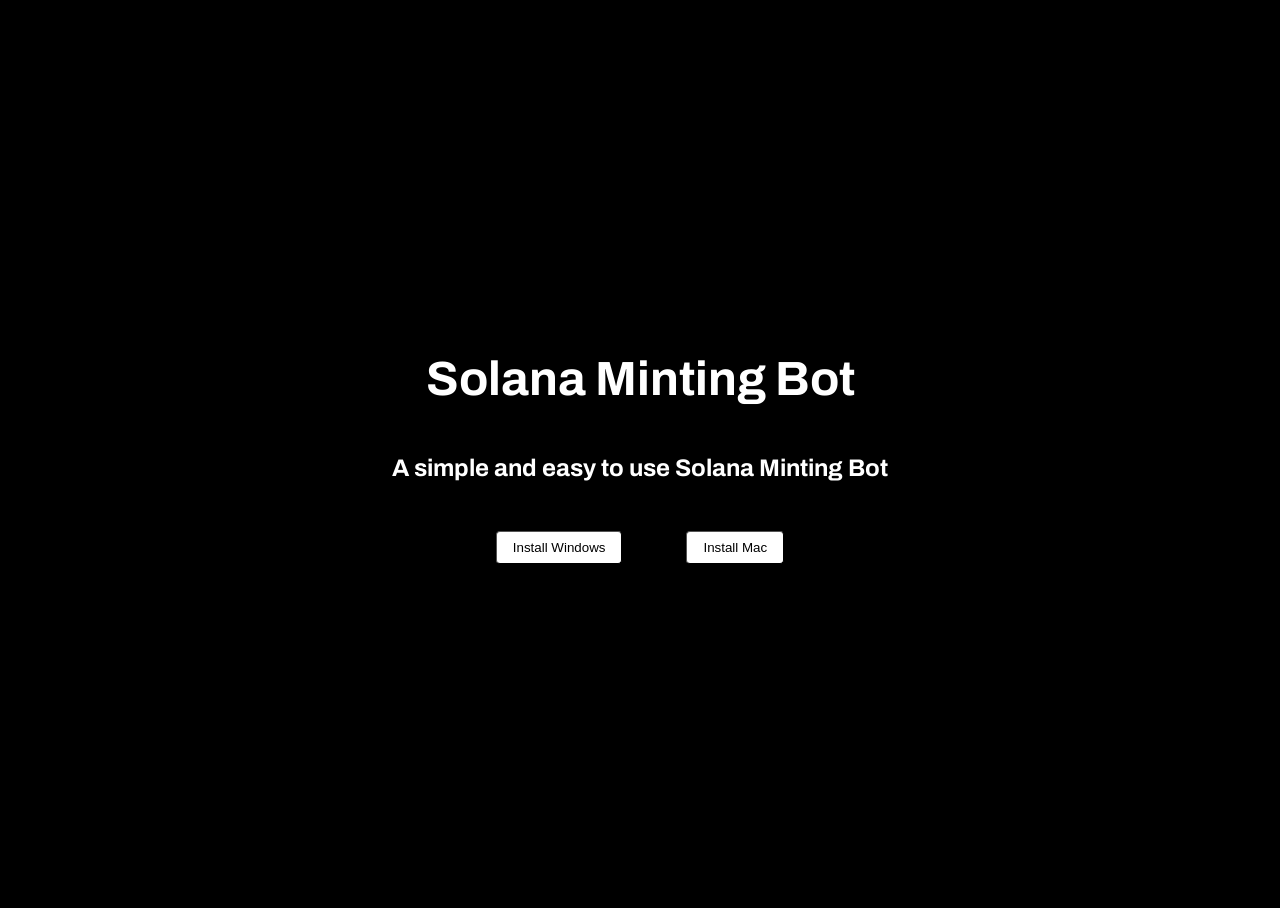
<file: index.html>
<!DOCTYPE html>
<html lang="en">
    <head>
        <meta charset="UTF-8" />
        <meta http-equiv="X-UA-Compatible" content="IE=edge" />
        <meta name="viewport" content="width=device-width, initial-scale=1.0" />
        <title>Solana Minting Bot</title>
        <link href="index.css" rel="stylesheet" />
        <link href="style.css" rel="stylesheet" />
        <link
            rel="stylesheet"
            href="https://fonts.googleapis.com/css2?family=Archivo:wght@100;200;300;400;500;600;700;800&display=swap"
            data-tag="font"
        />
        <link
            rel="stylesheet"
            href="https://fonts.googleapis.com/css2?family=Inter:wght@100;200;300;400;500;600;700;800;900&display=swap"
            data-tag="font"
        />
        <link
            rel="stylesheet"
            href="https://fonts.googleapis.com/css2?family=Archivo:ital,wght@0,100;0,200;0,300;0,400;0,500;0,600;0,700;0,800;1,100;1,200;1,300;1,400;1,500;1,600;1,700;1,800&display=swap"
            data-tag="font"
        />
    </head>
    <body>
        <div class="github-container">
            <div class="github-container1">
                <h1 class="github-text heading1">Solana Minting Bot</h1>
                <h1 class="github-heading heading3">
                    <span>A simple and easy to use Solana Minting Bot</span>
                </h1>
                <div class="github-container2">
                    <button id="windows" class="github-button button">
                        <span>
                            <span>Install Windows</span>
                            <span></span>
                        </span>
                    </button>
                    <button id="mac" class="github-button1 button">
                        <span>
                            <span>Install Mac</span>
                            <span></span>
                        </span>
                    </button>
                </div>
            </div>
        </div>
        <script>
            document
                .getElementById("windows")
                .addEventListener("click", function () {
                    window.location.href = "windows.html";
                });
            document
                .getElementById("mac")
                .addEventListener("click", function () {
                    window.location.href = "mac.html";
                });
        </script>
    </body>
</html>
</file>
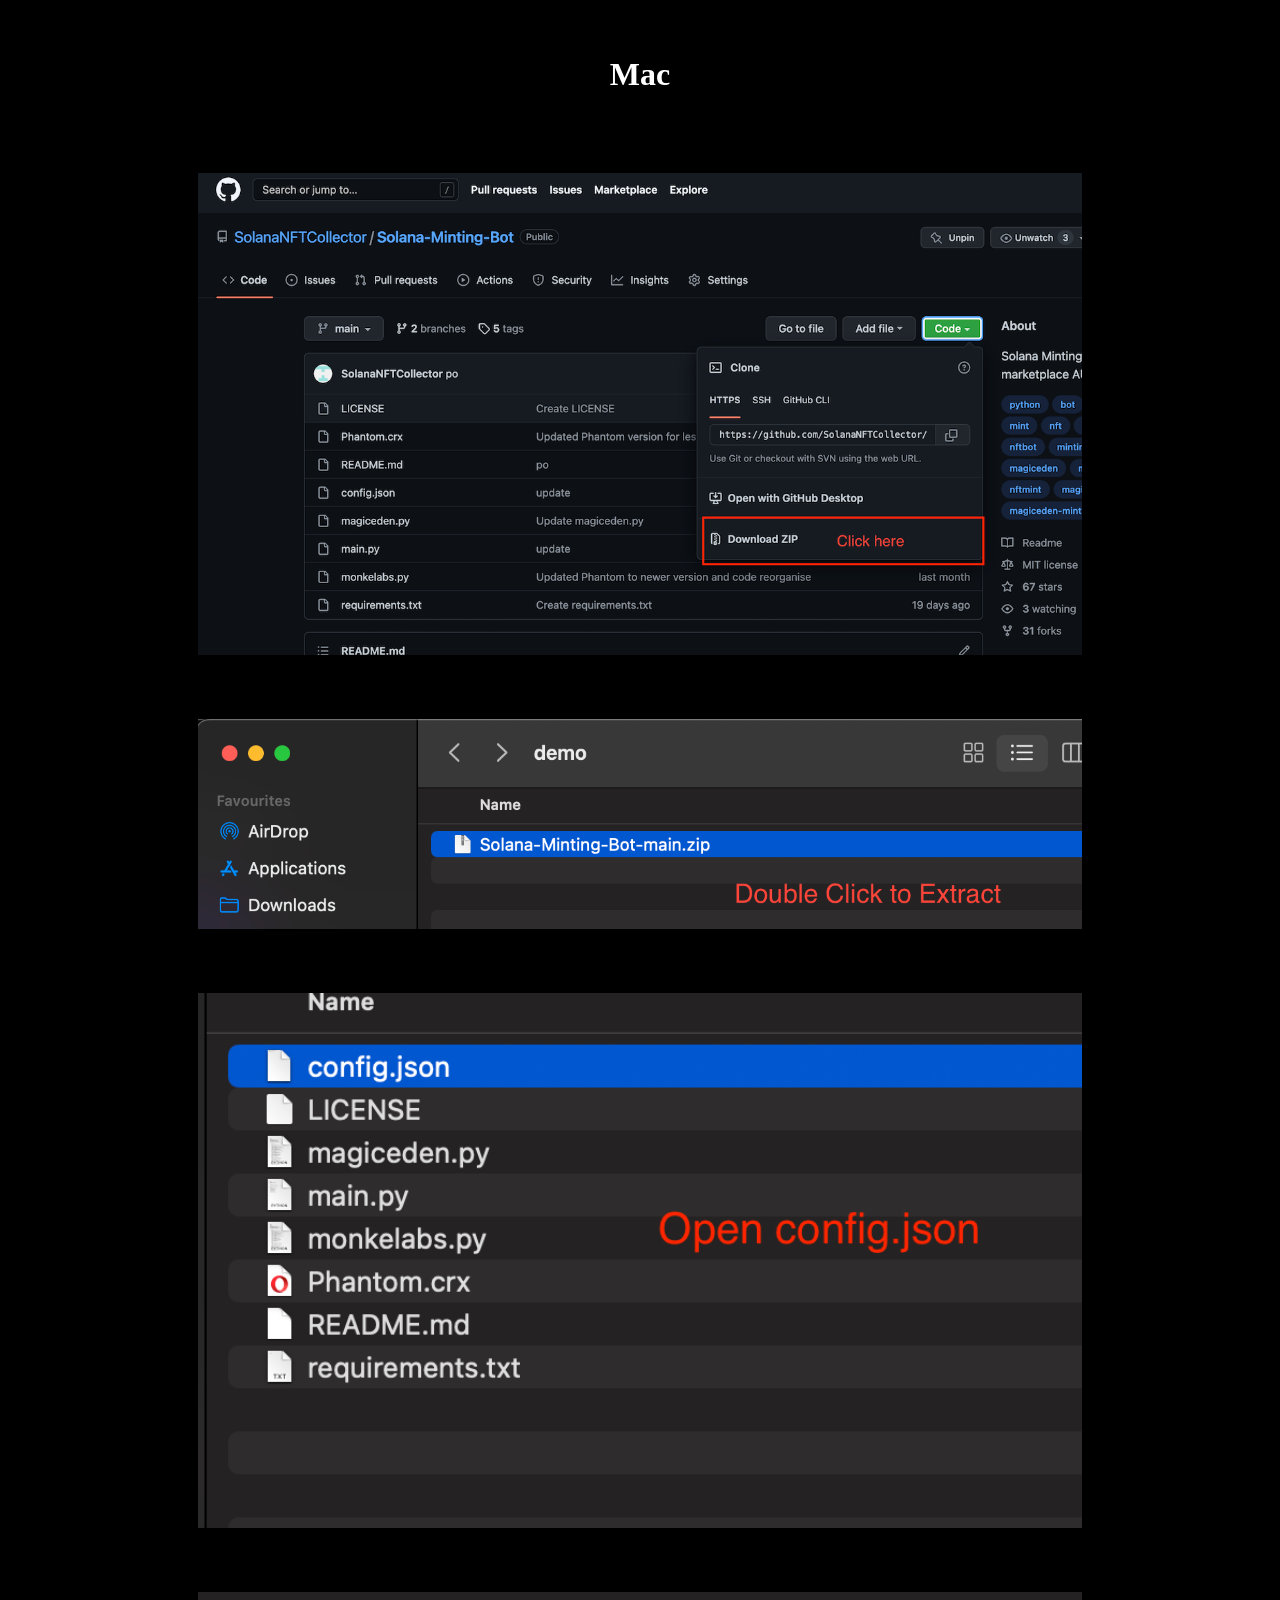
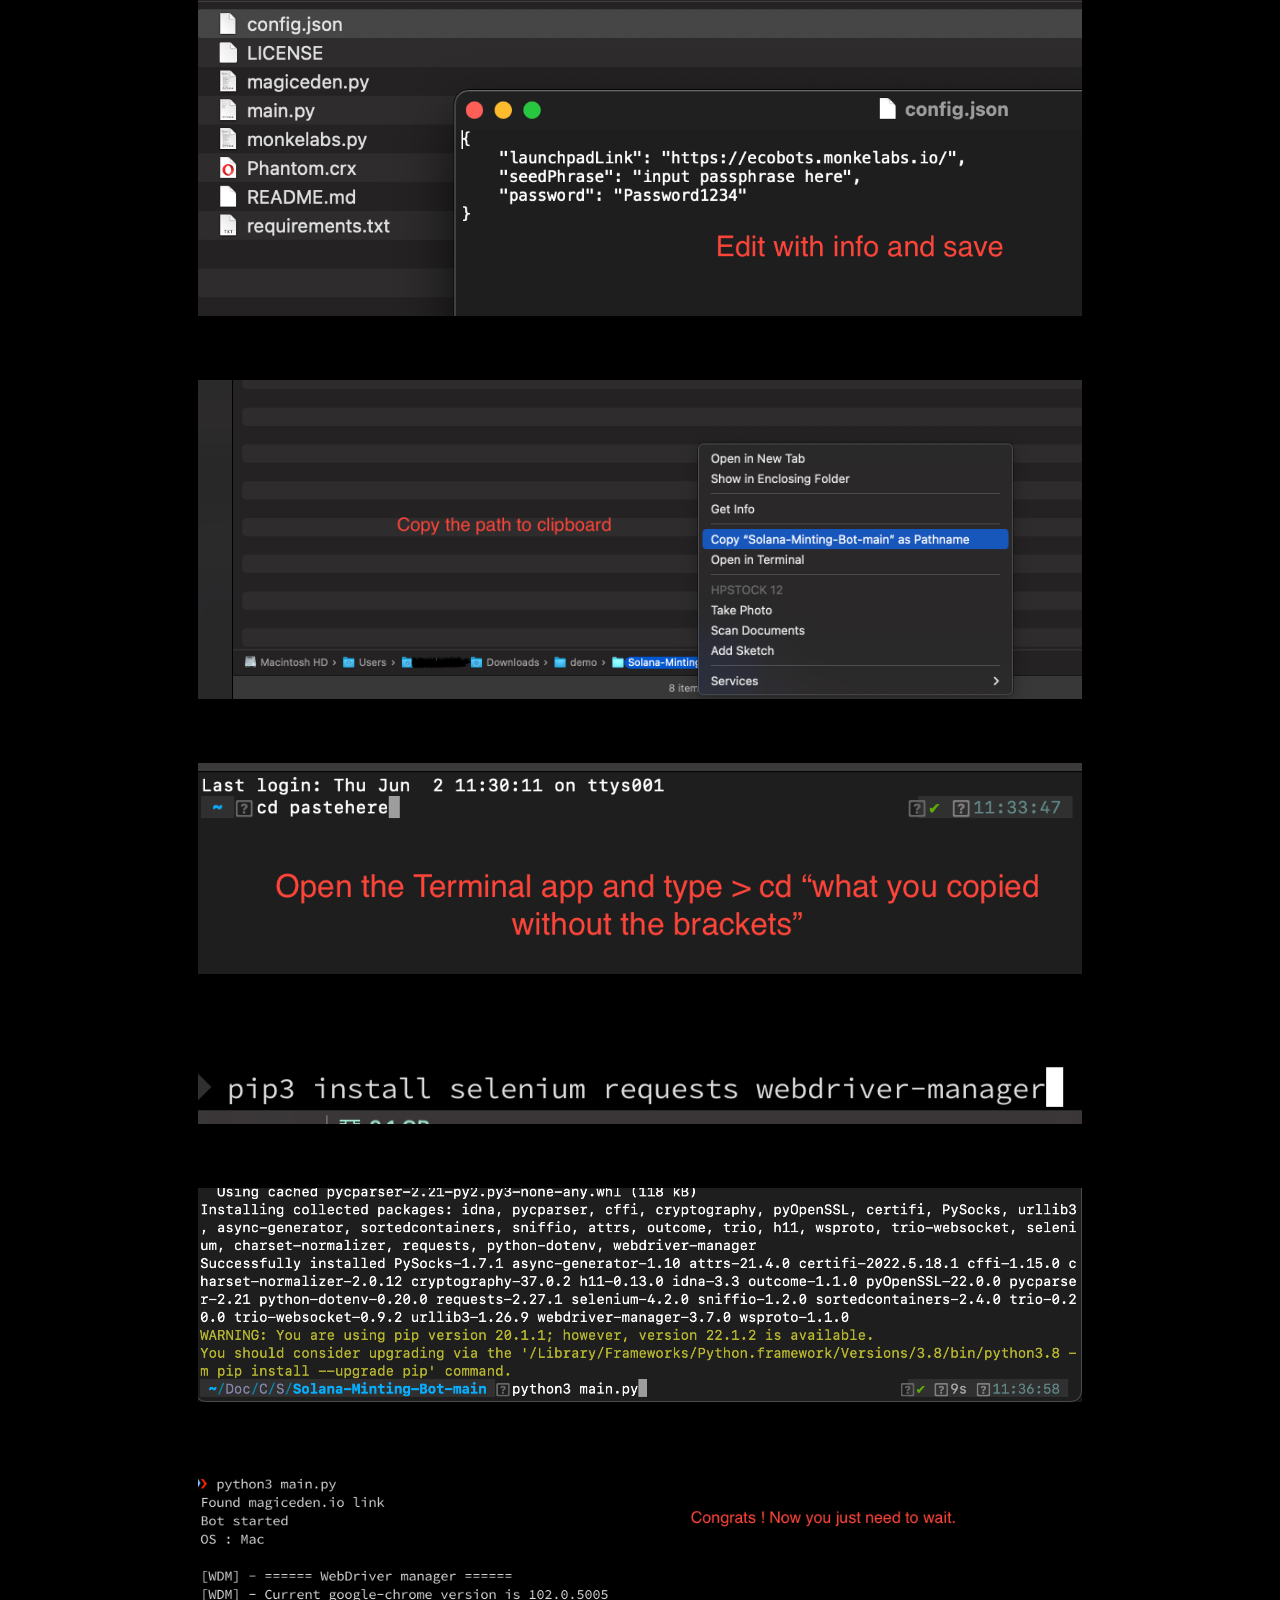
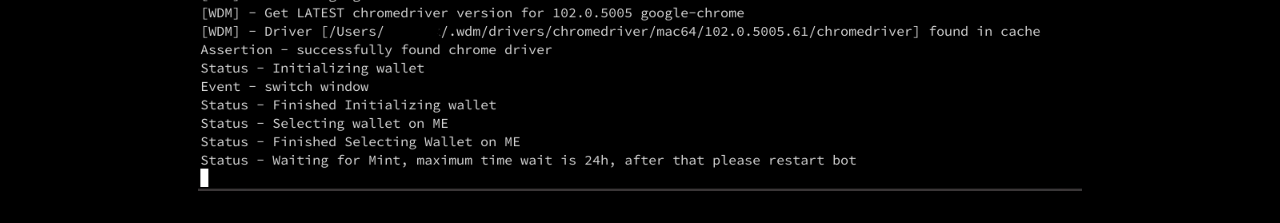
<file: mac.html>
<!DOCTYPE html>
<html lang="en">
    <head>
        <meta charset="UTF-8" />
        <meta http-equiv="X-UA-Compatible" content="IE=edge" />
        <meta name="viewport" content="width=device-width, initial-scale=1.0" />
        <title>MAC INSTALL</title>
        <link href="img.css" rel="stylesheet" />
        <link href="style.css" rel="stylesheet" />
        <link
            rel="stylesheet"
            href="https://fonts.googleapis.com/css2?family=Archivo:wght@100;200;300;400;500;600;700;800&display=swap"
            data-tag="font"
        />
        <link
            rel="stylesheet"
            href="https://fonts.googleapis.com/css2?family=Inter:wght@100;200;300;400;500;600;700;800;900&display=swap"
            data-tag="font"
        />
        <link
            rel="stylesheet"
            href="https://fonts.googleapis.com/css2?family=Archivo:ital,wght@0,100;0,200;0,300;0,400;0,500;0,600;0,700;0,800;1,100;1,200;1,300;1,400;1,500;1,600;1,700;1,800&display=swap"
            data-tag="font"
        />
    </head>
    <body>
        <div class="img-container">
            <h1 class="img-text">Mac</h1>
            <div class="img-container1">
                <img src="mac/1.png" alt="image" class="img-image" />
                <img src="mac/2.png" alt="image" class="img-image" />
                <img src="mac/3.png" alt="image" class="img-image" />
                <img src="mac/4.png" alt="image" class="img-image" />
                <img src="mac/5.png" alt="image" class="img-image" />
                <img src="mac/6.png" alt="image" class="img-image" />
                <img src="mac/7.png" alt="image" class="img-image" />
                <img src="mac/8.png" alt="image" class="img-image" />
                <img src="mac/9.png" alt="image" class="img-image" />

            </div>
        </div>
    </body>
</html>
</file>
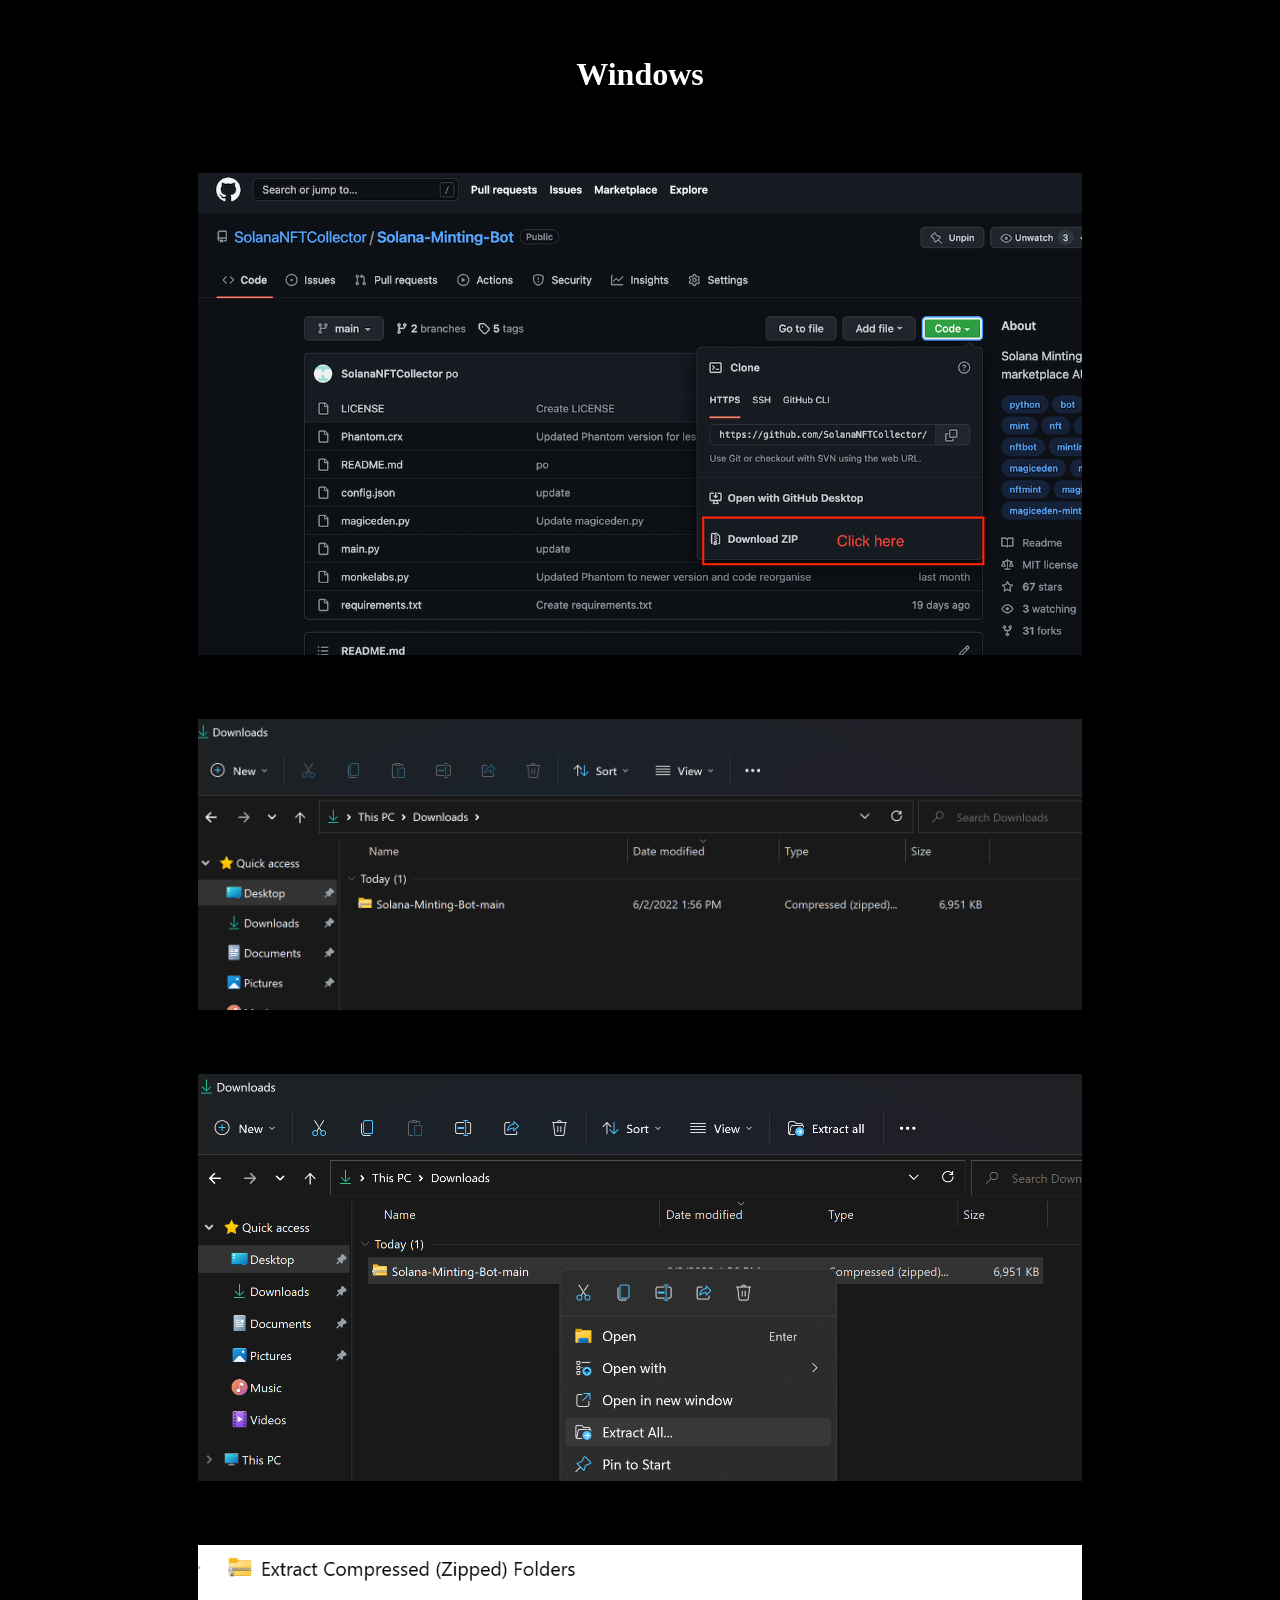
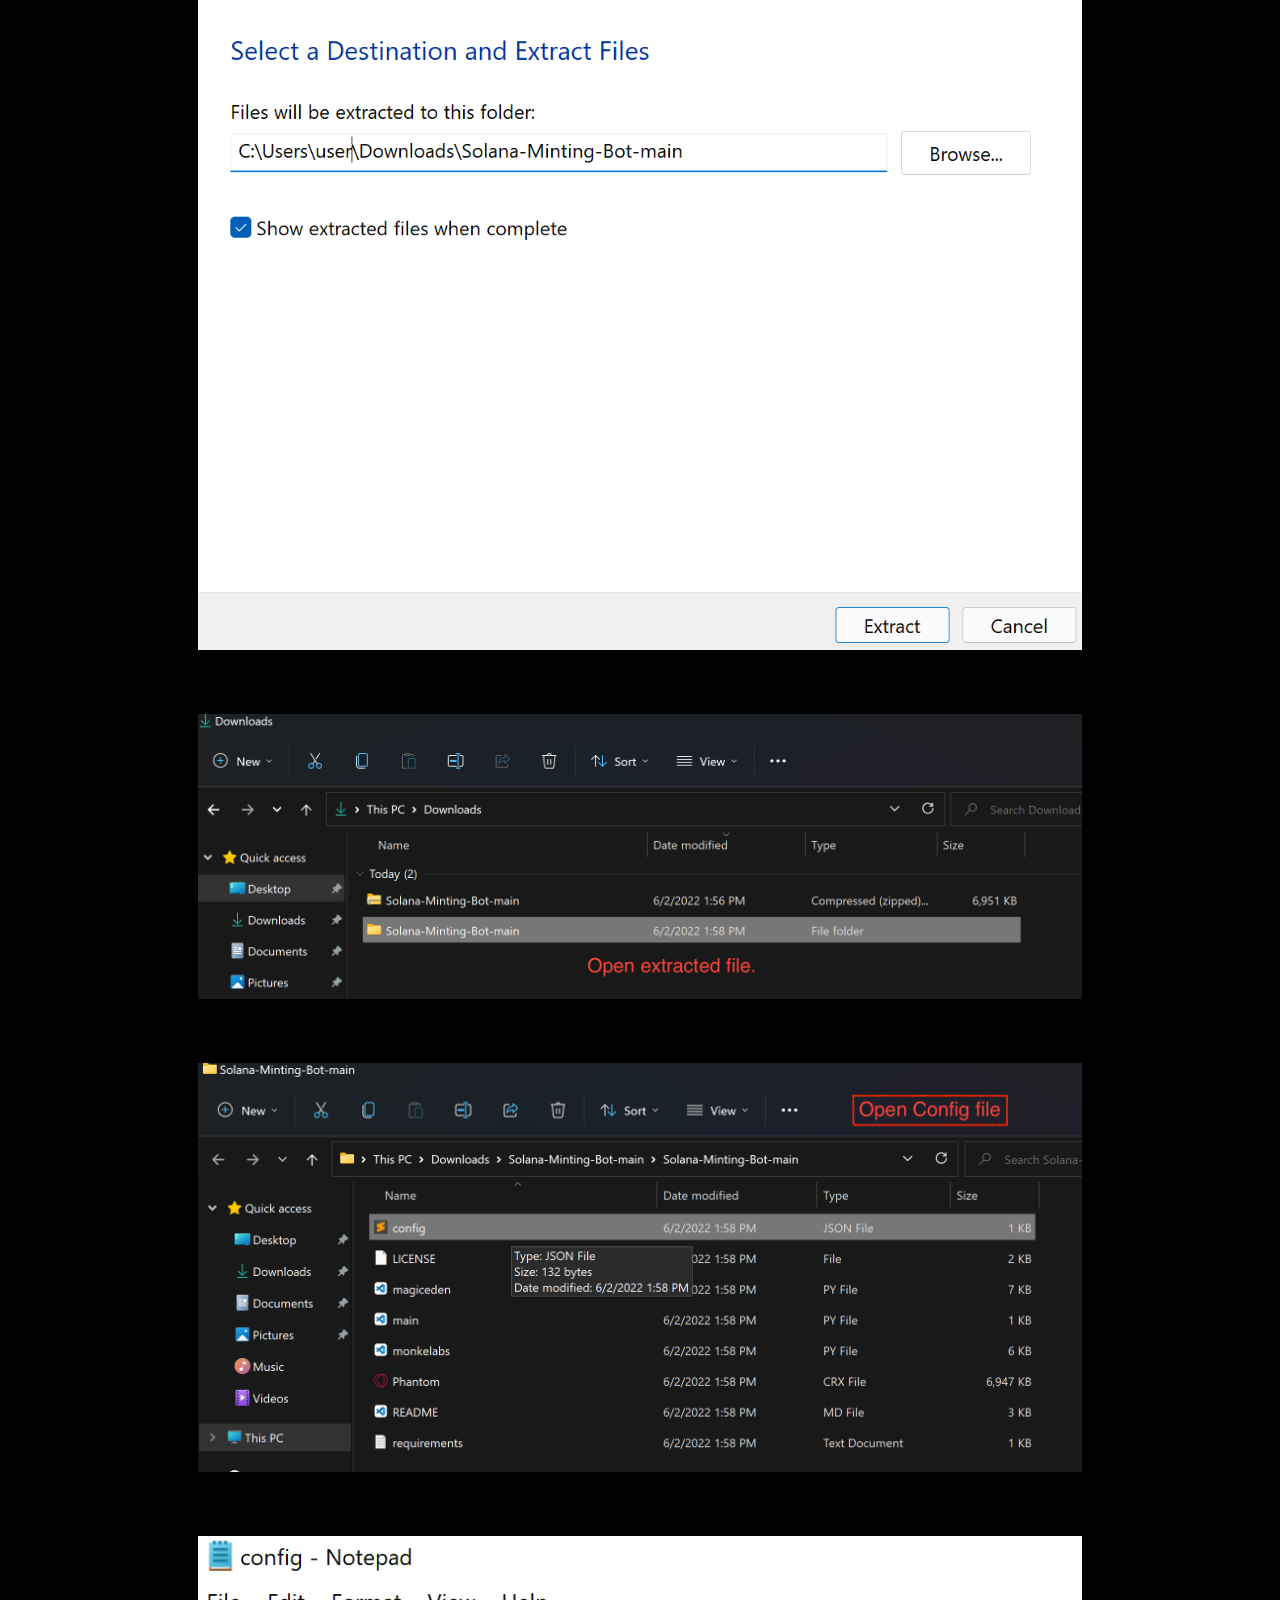
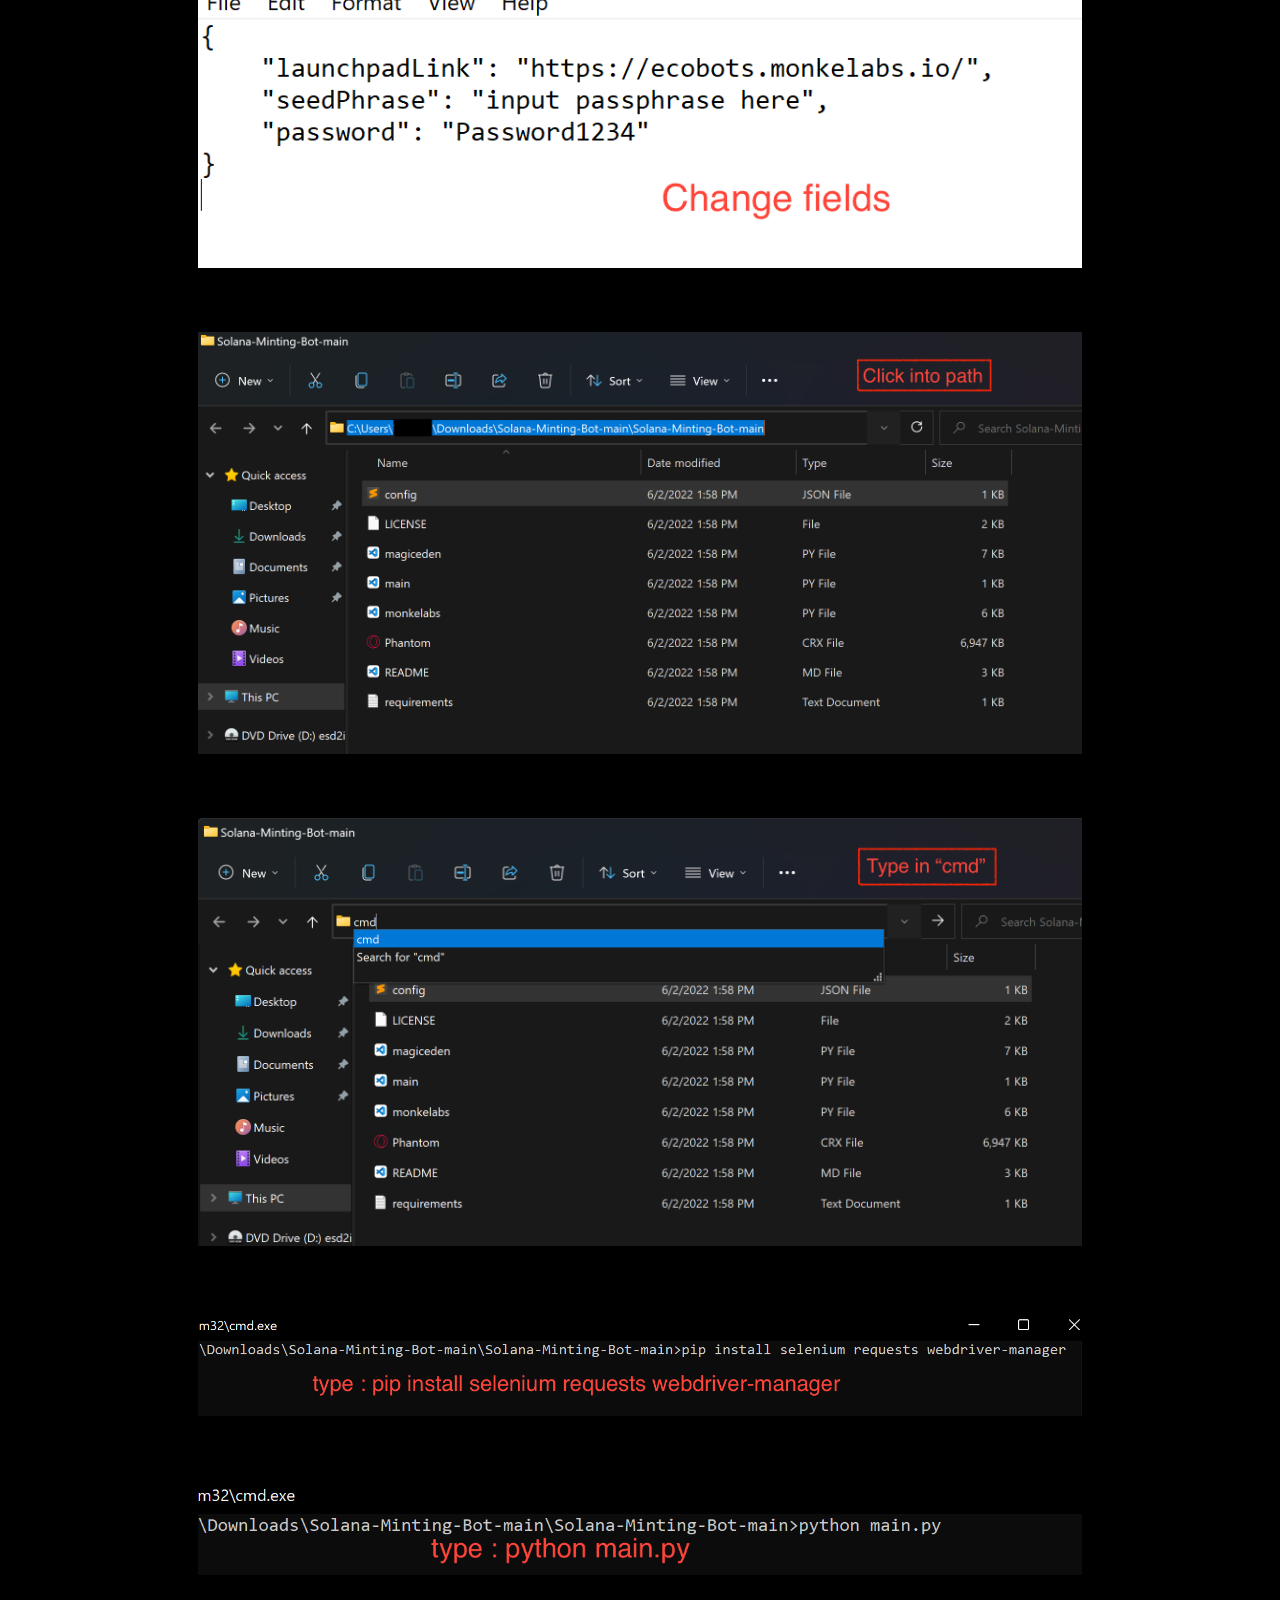
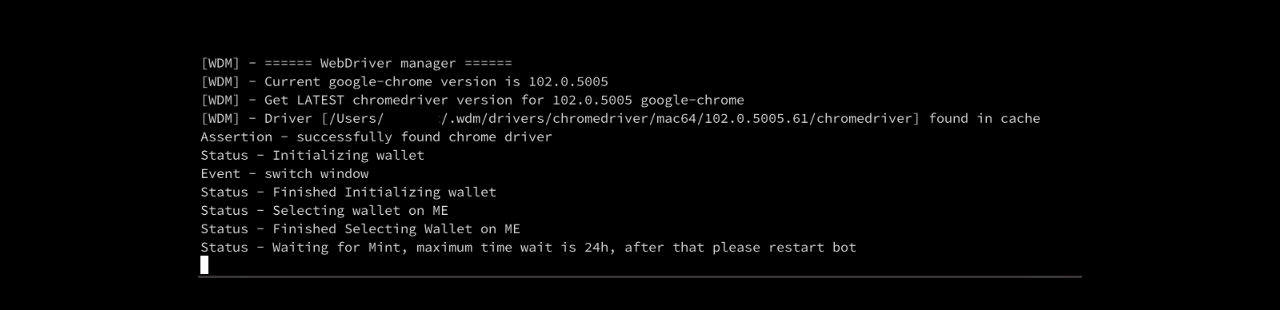
<file: windows.html>
<!DOCTYPE html>
<html lang="en">
    <head>
        <meta charset="UTF-8" />
        <meta http-equiv="X-UA-Compatible" content="IE=edge" />
        <meta name="viewport" content="width=device-width, initial-scale=1.0" />
        <title>WINDOWS INSTALL</title>
        <link href="img.css" rel="stylesheet" />
        <link href="style.css" rel="stylesheet" />
        <link
            rel="stylesheet"
            href="https://fonts.googleapis.com/css2?family=Archivo:wght@100;200;300;400;500;600;700;800&display=swap"
            data-tag="font"
        />
        <link
            rel="stylesheet"
            href="https://fonts.googleapis.com/css2?family=Inter:wght@100;200;300;400;500;600;700;800;900&display=swap"
            data-tag="font"
        />
        <link
            rel="stylesheet"
            href="https://fonts.googleapis.com/css2?family=Archivo:ital,wght@0,100;0,200;0,300;0,400;0,500;0,600;0,700;0,800;1,100;1,200;1,300;1,400;1,500;1,600;1,700;1,800&display=swap"
            data-tag="font"
        />
    </head>
    <body>
        <div class="img-container">
            <h1 class="img-text">Windows</h1>
            <div class="img-container1">
                <img src="windows/1.png" alt="image" class="img-image" />
                <img src="windows/2.png" alt="image" class="img-image" />
                <img src="windows/3.png" alt="image" class="img-image" />
                <img src="windows/4.png" alt="image" class="img-image" />
                <img src="windows/5.png" alt="image" class="img-image" />
                <img src="windows/6.png" alt="image" class="img-image" />
                <img src="windows/7.png" alt="image" class="img-image" />
                <img src="windows/8.png" alt="image" class="img-image" />
                <img src="windows/9.png" alt="image" class="img-image" />
                <img src="windows/10.png" alt="image" class="img-image" />
                <img src="windows/11.png" alt="image" class="img-image" />
                <img src="windows/12.png" alt="image" class="img-image" />
            </div>
        </div>
    </body>
</html>
</file>
<file: index.css>
.github-container {
    width: 100%;
    height: 100%;
    display: flex;
    overflow: auto;
    min-height: 100vh;
    align-items: center;
    flex-direction: column;
    justify-content: flex-start;
    background-color: #000000;
}
.github-container1 {
    width: 100%;
    height: 100%;
    display: flex;
    min-height: 50%;
    align-items: center;
    flex-direction: column;
    justify-content: center;
}
.github-text {
    color: var(--dl-color-gray-white);
    text-align: center;
}
.github-heading {
    color: var(--dl-color-gray-white);
    text-align: center;
    line-height: 1.15;
}
.github-container2 {
    display: flex;
    align-items: center;
    flex-direction: row;
    justify-content: center;
}
.github-button {
    margin: var(--dl-space-space-twounits);
}
.github-button1 {
    margin: var(--dl-space-space-twounits);
}
</file>
<file: style.css>
:root {
    --dl-color-gray-500: #595959;
    --dl-color-gray-700: #999999;
    --dl-color-gray-900: #d9d9d9;
    --dl-size-size-large: 144px;
    --dl-size-size-small: 48px;
    --dl-color-danger-300: #a22020;
    --dl-color-danger-500: #bf2626;
    --dl-color-danger-700: #e14747;
    --dl-color-gray-black: #000000;
    --dl-color-gray-white: #ffffff;
    --dl-size-size-medium: 96px;
    --dl-size-size-xlarge: 192px;
    --dl-size-size-xsmall: 16px;
    --dl-space-space-unit: 16px;
    --dl-color-success-300: #199033;
    --dl-color-success-500: #32a94c;
    --dl-color-success-700: #4cc366;
    --dl-size-size-xxlarge: 288px;
    --dl-color-primary-blue: #03e1ffff;
    --dl-size-size-maxwidth: 100%;
    --dl-color-primary-green: #14f195ff;
    --dl-radius-radius-round: 50%;
    --dl-color-primary-purple: #9945ffff;
    --dl-space-space-halfunit: 8px;
    --dl-space-space-sixunits: 96px;
    --dl-space-space-twounits: 32px;
    --dl-radius-radius-radius2: 2px;
    --dl-radius-radius-radius4: 4px;
    --dl-radius-radius-radius8: 8px;
    --dl-space-space-fiveunits: 80px;
    --dl-space-space-fourunits: 64px;
    --dl-space-space-threeunits: 48px;
    --dl-space-space-oneandhalfunits: 24px;
}
.button {
    color: var(--dl-color-gray-black);
    display: inline-block;
    padding: 0.5rem 1rem;
    border-color: var(--dl-color-gray-black);
    border-width: 1px;
    border-radius: 4px;
    background-color: var(--dl-color-gray-white);
}
.input {
    color: var(--dl-color-gray-black);
    cursor: auto;
    padding: 0.5rem 1rem;
    border-color: var(--dl-color-gray-black);
    border-width: 1px;
    border-radius: 4px;
    background-color: var(--dl-color-gray-white);
}
.textarea {
    color: var(--dl-color-gray-black);
    cursor: auto;
    padding: 0.5rem;
    border-color: var(--dl-color-gray-black);
    border-width: 1px;
    border-radius: 4px;
    background-color: var(--dl-color-gray-white);
}
.list {
    width: 100%;
    margin: 1em 0px 1em 0px;
    display: block;
    padding: 0px 0px 0px 1.5rem;
    list-style-type: none;
    list-style-position: outside;
}
.list-item {
    display: list-item;
}
.teleport-show {
    display: flex !important;
}
.heading1 {
    font-size: 3em;
    font-family: archivo;
    font-weight: 700;
    line-height: 1.15;
    text-transform: none;
    text-decoration: none;
}
.logo {
    font-size: 2em;
    font-family: archivo;
    font-weight: 500;
    text-transform: none;
    text-decoration: none;
}
.heading2 {
    font-size: 1.75em;
    font-family: archivo;
    font-weight: 700;
    text-transform: none;
    text-decoration: none;
}
.content {
    font-size: 1.1em;
    font-family: archivo;
    font-weight: 400;
    line-height: 1.15;
    text-transform: none;
    text-decoration: none;
}
.heading3 {
    font-size: 1.5em;
    font-family: archivo;
    font-weight: 700;
    text-transform: none;
    text-decoration: none;
}
.content2 {
    font-size: 1.35em;
    font-family: archivo;
    font-weight: 500;
    text-transform: none;
    text-decoration: none;
}
body,
html {
    height: 100%;
    background: black;
}
</file>
<file: img.css>
.img-container {
    width: 100%;
    display: flex;
    overflow: auto;
    min-height: 100vh;
    align-items: center;
    flex-direction: column;
}
.img-text {
    color: var(--dl-color-gray-white);
    margin: var(--dl-space-space-threeunits);
}
.img-container1 {
    width: 100%;
    display: flex;
    align-items: center;
    flex-direction: column;
}
.img-image {
    width: 70%;
    margin: var(--dl-space-space-twounits);
    object-fit: cover;
    border-color: #ffffff;
    border-width: 2px;
}
</file>
